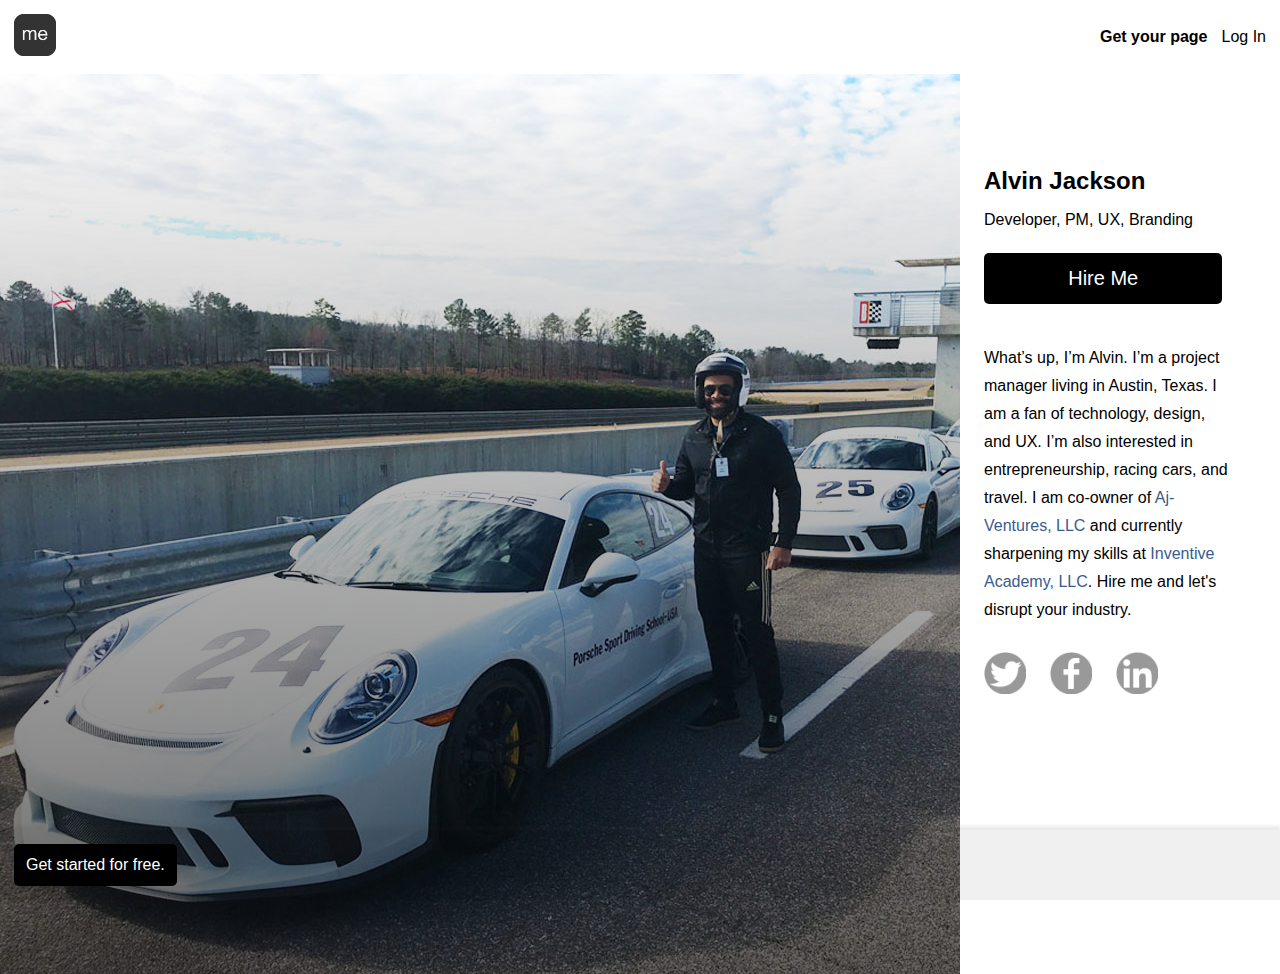
<file: index.html>
<!DOCTYPE html>
<html>

<head>

	<title>Alvin Jackson</title>

	<head>
		<link rel="stylesheet" type="text/css" href="styles.css">
		<link rel="stylesheet" media="screen and (max-width: 700px)" href="small-screen.css">
		<link rel="stylesheet" media="screen and (min-width: 701px) and (max-width: 940px)" href="medium-screen.css">
		<link rel="stylesheet" media="screen and (min-width: 941px)" href="large-screen.css">
		<link rel="stylesheet" href="https://use.fontawesome.com/releases/v5.7.1/css/all.css" integrity="sha384-fnmOCqbTlWIlj8LyTjo7mOUStjsKC4pOpQbqyi7RrhN7udi9RwhKkMHpvLbHG9Sr"
		 crossorigin="anonymous">
		<link rel="shortcut icon" type="image/png" href="./images/alvin-jackson-me.png">
		<meta name="viewport" content="width=device-width, initial-scale=1.0">
	</head>

<body>

	<div class="nav-container">

		<div class="logo">

			<img src="images/alvin-jackson-me.png">

		</div>

		<a id="link1" href="#"> Get your page</a>
		<a id="login" href="#">Log In</a>

	</div>

	<div class="medium-main-container">

		<div class="medium-screen-left-container">
			
			<div class="tinted-image"></div>

			<span class="content-wrapper">
				<div class="title image-title">
	
					<h1>Alvin Jackson</h1>
					<h2>Developer, PM, UX, Branding</h2>
	
				</div>
	
				<div class="btn">
	
					<a href="#" class="cta-button">
						<i class="fas fa-align-left"></i> Hire Me
					</a>
	
				</div>
	
				<div class="main-content">
	
					<p>What’s up, I’m Alvin. I’m a project manager living in Austin, Texas. I am a fan of technology, design, and UX.
						I’m also interested in entrepreneurship, racing cars, and travel. I am co-owner of <a class="p-links" href="#">Aj-Ventures,
							LLC</a> and currently sharpening my skills at <a class="p-links" href="#">Inventive Academy, LLC</a>. Hire me and
						let's disrupt your industry.
					</p>
	
				</div>
	
				<div class="social-icons">
	
					<div class="twitter icon-container">
	
						<a href="#"><img id="twitter" class="image-icon" src="images/twitter-social-logotype.png">
						</a>
	
					</div>
	
					<div class="facebook icon-container">
	
						<a href="#"><img id="facebook" class="image-icon" src="images/facebook-logo.png">
						</a>
	
					</div>
	
					<div class=" linked icon-container">
	
						<a href="#"><img id="linkedin" class="image-icon" src="images/linkedin-logo.png">
						</a>
	
					</div>
	
				</div>
			</span>
		</div>

		<div class="footer">

			<!--<div class="footer-text">
			Get a page and a domain with your name.
		</div>-->

			<div id="btn">

				<a href="#" id="footer-button">Get started for free.
				</a>

			</div>

		</div>


</body>

</html>
</file>
<file: styles.css>
h1, h2, p, div {
    font-family: sans-serif;
}

body{

	margin: 0;
	max-width: 100%;
}

.nav-container{

	display: flex;
	text-decoration: none;
	font-weight: bold;
	padding: 14px;
	border-bottom: 1px;
	border-color: #cccccc;
	font-size: 16px;
	align-items: center;

}



a{

	text-decoration: none;
	color:#000000;
	font-weight: bold;

}

#link1{

	padding: 0px 14px 0px 0px;
}

#login {

	font-weight: lighter;
}
.p-links{

	text-decoration: none;
	color:#395B8C;
	font-weight: lighter;
}

p{

	font-family: sans-serif;
	line-height: 28px;
	list-style: none;
	font-weight: lighter;
	font-size: 16px;
}


.cta-button{

	background-color: #000;
	border: none;
	padding: 14px 24px;
	color:white;
	text-decoration: none;
	border-radius: 5px;
	font-family: sans-serif;
	font-size: 20px;
	text-align: center;
	font-weight: lighter;

}

.btn{
	display: flex;
	
}

.main-content{
 	
	font-weight: lighter;

}


.footer{
	
	display: flex; 
    width: 100vw;
 	bottom: 0;
 	background-color:rgb(0, 0, 0, .06);
 	box-shadow: 0px -4px 3px rgba(50, 50, 50, .1);
	font-weight: lighter;
	font-size: 20px;
	justify-content: left;
	position: fixed;

}


#footer-button{
	display: flex;
	background-color: #000;
	border: none;
	padding: 12px;
	color:white;
	text-decoration: none;
	border-radius: 5px;
	font-family: sans-serif;
	font-weight: lighter;

}

#btn{

	display: flex;
	border: none;
	padding: 14px;
	color:white;
	text-decoration: none;
	border-radius: 5px;
	font-size: 16px;
	text-align: center;

}
</file>
<file: small-screen.css>
.logo img{

	height: 32px;
	width: auto;
	
}

.logo{

	flex:3;

}

.tinted-image{

	display: flex;
	background: linear-gradient(rgba(0,0,0,0), rgba(0,0,0,.6)),
 url('images/main-pic-alvin-jackson-3.jpg');
	height: 45vh;
	width: auto;
	justify-content: center;
	background-size: cover;

}

.title{
	display: block;
    position: absolute;
    text-align: center;
    top: 230px;
    color: #ffffff;
    width: 100%;
    margin: auto;

}

h1{

	font-size: 24px;
}

h2{

	font-size: 16px;
	font-weight: lighter;
}

.cta-button{

	width: 70%;
}

.btn{
	
	justify-content: center;
	margin-top: 24px;
}

.main-content{
	display: flex; 
 	padding: 0px 24px 0px 24px;
 	margin-top: 24px;
	flex-wrap: wrap;
	margin: 0px 24px 0px 0px;

}

.social-icons{

	display: flex;
}

.social-icons div{

	display: flex;
	padding: 12px 0px 0px 24px;
}

.social-icons div a img{

	height: 42px;
	width: auto;
	margin-bottom: 200px;
}

.footer{
	
	display: flex; 
    width: 100vw;
 	bottom: 0;
 	background-color:rgb(0, 0, 0, .06);
 	box-shadow: 0px -4px 3px rgba(50, 50, 50, .1);
	font-weight: lighter;
	font-size: 20px;
	justify-content: center;
	position: fixed;

}


#footer-button{
	display: flex;
	background-color: #305b90;
	border: none;
	color:white;
	text-decoration: none;
	border-radius: 10px;
	font-family: sans-serif;
	font-weight: lighter;

}
</file>
<file: medium-screen.css>
.logo img{

	height: 42px;
	width: auto;
	
}

.logo{

	flex:3;

}

.medium-main-container{

	display: flex;
	align-items: center; 

}

.tinted-image{

	display: flex;
	flex:2;
	background: linear-gradient(rgba(0,0,0,0), rgba(0,0,0,.6)),
 url('images/main-pic-alvin-jackson-3.jpg');
	height: 80vh;
	background-size: cover;

}

.title{

	display: flex
	flex:1;
	color:#000000;
	text-align: center;

}

h1{

	font-size: 24px;
}

h2{

	font-size: 16px;
	font-weight: lighter;
}

.cta-button{

	width: 70%;
}

.btn{
	
	justify-content: center;
	margin-top: 24px;
}

.main-content{
	display: flex; 
 	padding: 0px 24px 0px 24px;
 	margin-top: 24px;
	flex-wrap: wrap;
	margin: 0px 24px 0px 0px;

}

.social-icons{

	display: flex;
}

.social-icons div{

	display: flex;
	padding: 12px 0px 0px 24px;
}

.social-icons div a img{

	height: 42px;
	width: auto;
	margin-bottom: 200px;
}

.footer{
	
	display: flex; 
    width: 100vw;
 	bottom: 0;
 	background-color:rgb(0, 0, 0, .06);
 	box-shadow: 0px -4px 3px rgba(50, 50, 50, .1);
	font-weight: lighter;
	font-size: 20px;
	justify-content: center;
	position: fixed;

}


#footer-button{
	display: flex;
	background-color: #305b90;
	border: none;
	color:white;
	text-decoration: none;
	border-radius: 10px;
	font-family: sans-serif;
	font-weight: lighter;

}
</file>
<file: large-screen.css>
.logo img{

	height: 42px;
	width: auto;
	
}

.logo{

	flex:3;

}


.medium-screen-left-container{

	display: flex;
    align-items: center;

}

.tinted-image{
	flex:3;
	background: linear-gradient(rgba(0,0,0,0), rgba(0,0,0,.6)),
    url('images/main-pic-alvin-jackson-3.jpg');
	height: 100vh;
    background-size: cover;
    background-repeat: no-repeat;

}

.content-wrapper{
	flex:1;

}

.title{

	color:#000000;
	text-align: left;
	padding: 0px 24px 0px 24px;

}

h1{

	font-size: 24px;
}

h2{

	font-size: 16px;
	font-weight: lighter;
}

.cta-button{

	width: 70%;
}

.btn{
	
	justify-content: left;
	margin-top: 24px;
	margin-bottom: 24px;
	padding: 0px 24px 0px 24px;
}

.main-content{
	display: flex; 
 	padding: 0px 24px 0px 24px;
 	margin-top: 24px;
	flex-wrap: wrap;
	margin: 0px 24px 0px 0px;

}

.social-icons{

	display: flex;
}

.social-icons div{

	display: flex;
	padding: 12px 0px 0px 24px;
}

.social-icons div a img{

	height: 42px;
	width: auto;
	margin-bottom: 200px;
}

.footer{
	
	display: flex; 
    width: 100vw;
 	bottom: 0;
 	background-color:rgb(0, 0, 0, .06);
 	box-shadow: 0px -4px 3px rgba(50, 50, 50, .1);
	font-weight: lighter;
	font-size: 20px;
	justify-content: left;
	position: fixed;

}


#footer-button{
	display: flex;
	background-color: #000;
	border: none;
	color:white;
	text-decoration: none;
	border-radius: 5px;
	font-family: sans-serif;
	font-weight: lighter;

}
</file>
